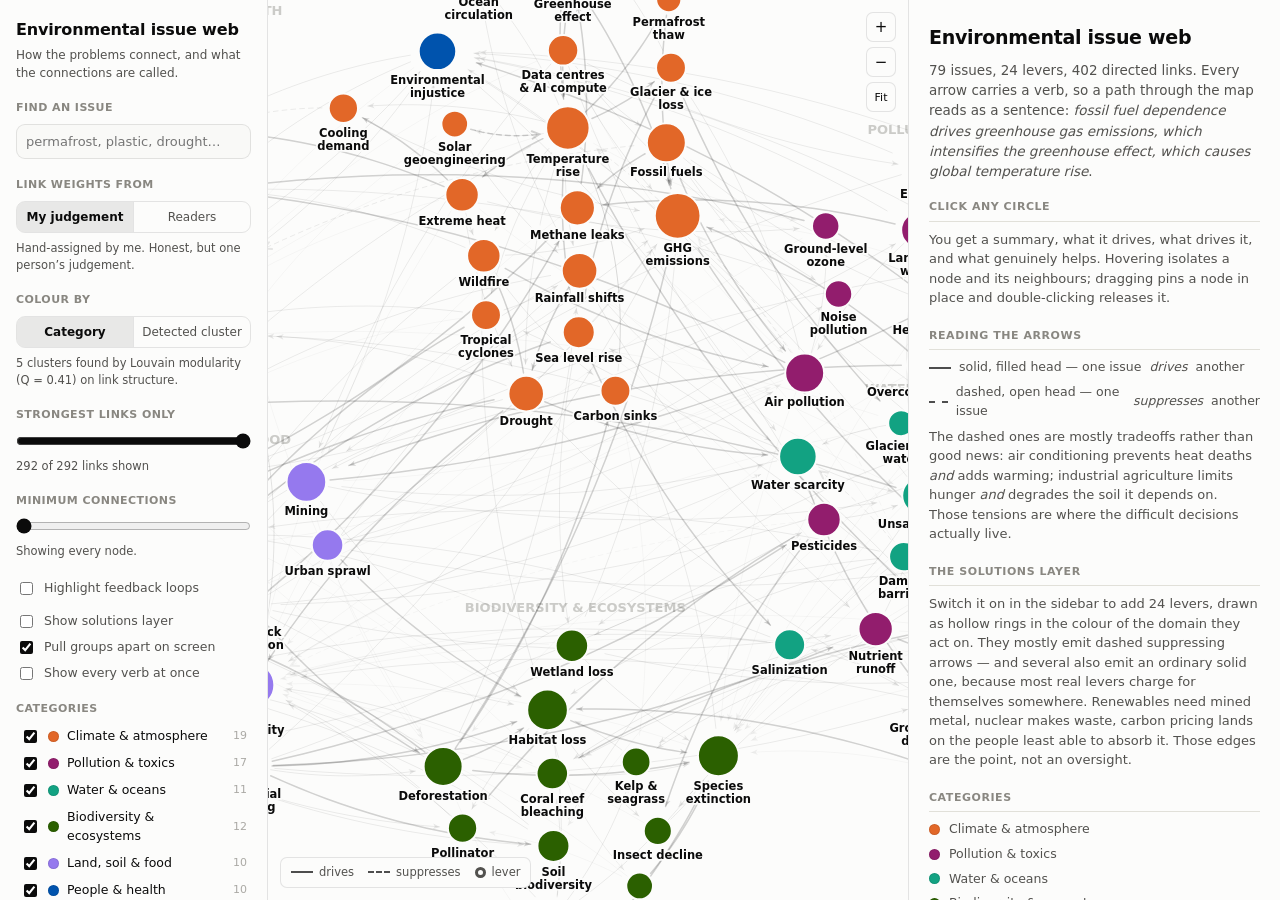
<file: index.html>
<!doctype html>
<html lang="en">
<head>
  <meta charset="utf-8">
  <meta name="viewport" content="width=device-width, initial-scale=1">
  <title>Environmental issue web</title>
  <link rel="stylesheet" href="styles.css">
</head>
<body>
<div class="app">

  <aside class="sidebar">
    <header class="brand">
      <h1>Environmental issue web</h1>
      <p class="tagline">How the problems connect, and what the connections are called.</p>
    </header>

    <div class="control">
      <label class="control-label" for="search">Find an issue</label>
      <div class="search-wrap">
        <input id="search" type="search" placeholder="permafrost, plastic, drought…" autocomplete="off" spellcheck="false">
        <ul id="search-results" class="search-results" hidden></ul>
      </div>
    </div>

    <div class="control">
      <span class="control-label">Link weights from</span>
      <div class="segmented" role="radiogroup" aria-label="Weight source">
        <button class="seg active" data-weights="editorial" role="radio" aria-checked="true">My judgement</button>
        <button class="seg" data-weights="readers" role="radio" aria-checked="false">Readers</button>
      </div>
      <p id="weights-note" class="control-hint"></p>
    </div>

    <div class="control">
      <span class="control-label">Colour by</span>
      <div class="segmented" role="radiogroup" aria-label="Colour by">
        <button class="seg active" data-colour="cat" role="radio" aria-checked="true">Category</button>
        <button class="seg" data-colour="cluster" role="radio" aria-checked="false">Detected cluster</button>
      </div>
      <p id="cluster-note" class="control-hint"></p>
    </div>

    <div class="control">
      <label class="control-label" for="slider-links">Strongest links only</label>
      <input type="range" id="slider-links" min="5" max="100" step="5" value="100">
      <p id="links-note" class="control-hint"></p>
    </div>

    <div class="control">
      <label class="control-label" for="slider-degree">Minimum connections</label>
      <input type="range" id="slider-degree" min="0" max="10" step="1" value="0">
      <p id="degree-note" class="control-hint"></p>
    </div>

    <div class="control">
      <label class="check"><input type="checkbox" id="opt-loops"> Highlight feedback loops</label>
      <p id="loop-note" class="control-hint"></p>
      <label class="check"><input type="checkbox" id="opt-solutions"> Show solutions layer</label>
      <label class="check"><input type="checkbox" id="opt-group" checked> Pull groups apart on screen</label>
      <label class="check"><input type="checkbox" id="opt-verbs"> Show every verb at once</label>
    </div>

    <div class="control">
      <span class="control-label" id="legend-title">Categories</span>
      <ul class="legend" id="legend"></ul>
    </div>

    <div class="control">
      <label class="control-label" for="place">Assess for a place</label>
      <select id="place">
        <option value="">— none —</option>
        <option value="__custom__">Describe my area…</option>
      </select>
      <button type="button" id="map-toggle" class="linkish" aria-haspopup="dialog">
        Pick on a map
      </button>
      <label class="check" id="local-focus-wrap" hidden>
        <input type="checkbox" id="opt-local-focus"> Local focus — fade what does not feed this place
      </label>
      <fieldset id="custom-profile" class="custom" hidden>
        <legend>My area</legend>
        <label class="control-label" for="custom-income">Income group</label>
        <select id="custom-income"></select>
        <span class="control-label">Geography</span>
        <div id="custom-flags" class="flag-grid"></div>
      </fieldset>
      <div id="local-top" class="local-top"></div>
    </div>

    <footer class="sidebar-foot">
      <button class="btn" id="btn-table">Table view</button>
      <button class="btn" id="btn-theme" title="Switch theme">Theme: auto</button>
    </footer>
  </aside>

  <main class="stage">
    <canvas id="graph" aria-label="Network of environmental issues. Use the table view for a non-visual equivalent."></canvas>
    <div class="stage-tools">
      <button class="tool" id="btn-zoom-in" title="Zoom in" aria-label="Zoom in">+</button>
      <button class="tool" id="btn-zoom-out" title="Zoom out" aria-label="Zoom out">−</button>
      <button class="tool wide" id="btn-fit" title="Fit everything in view">Fit</button>
    </div>
    <div class="stage-key">
      <span><span class="key-line solid"></span>drives</span>
      <span><span class="key-line dashed"></span>suppresses</span>
      <span id="key-lever" hidden><span class="key-ring"></span>lever</span>
    </div>
  </main>

  <aside class="detail" id="detail" tabindex="-1"></aside>
</div>

<div id="map-overlay" class="map-overlay" hidden role="dialog" aria-modal="true"
     aria-labelledby="map-overlay-title">
  <div class="map-overlay-box">
    <header class="map-overlay-head">
      <h2 id="map-overlay-title">Pick a place</h2>
      <button type="button" id="map-close" class="btn" aria-label="Close map">Close</button>
    </header>
    <div id="map-panel" class="map-panel"></div>
  </div>
</div>

<script src="data/schema.js"></script>
<script src="data/nodes-a.js"></script>
<script src="data/nodes-b.js"></script>
<script src="data/nodes-c.js"></script>
<script src="data/solutions.js"></script>
<script src="data/links.js"></script>
<script src="data/links-c.js"></script>
<script src="data/keywords.js"></script>
<script src="data/weights-clickstream.js"></script>
<script src="data/regions.js"></script>
<script src="data/world.js"></script>
<script src="src/cluster.js"></script>
<script src="src/loops.js"></script>
<script src="src/layout.js"></script>
<script src="src/graph.js"></script>
<script src="src/locale.js"></script>
<script src="src/map.js"></script>
<script src="src/panel.js"></script>
<script src="src/app.js"></script>
</body>
</html>
</file>
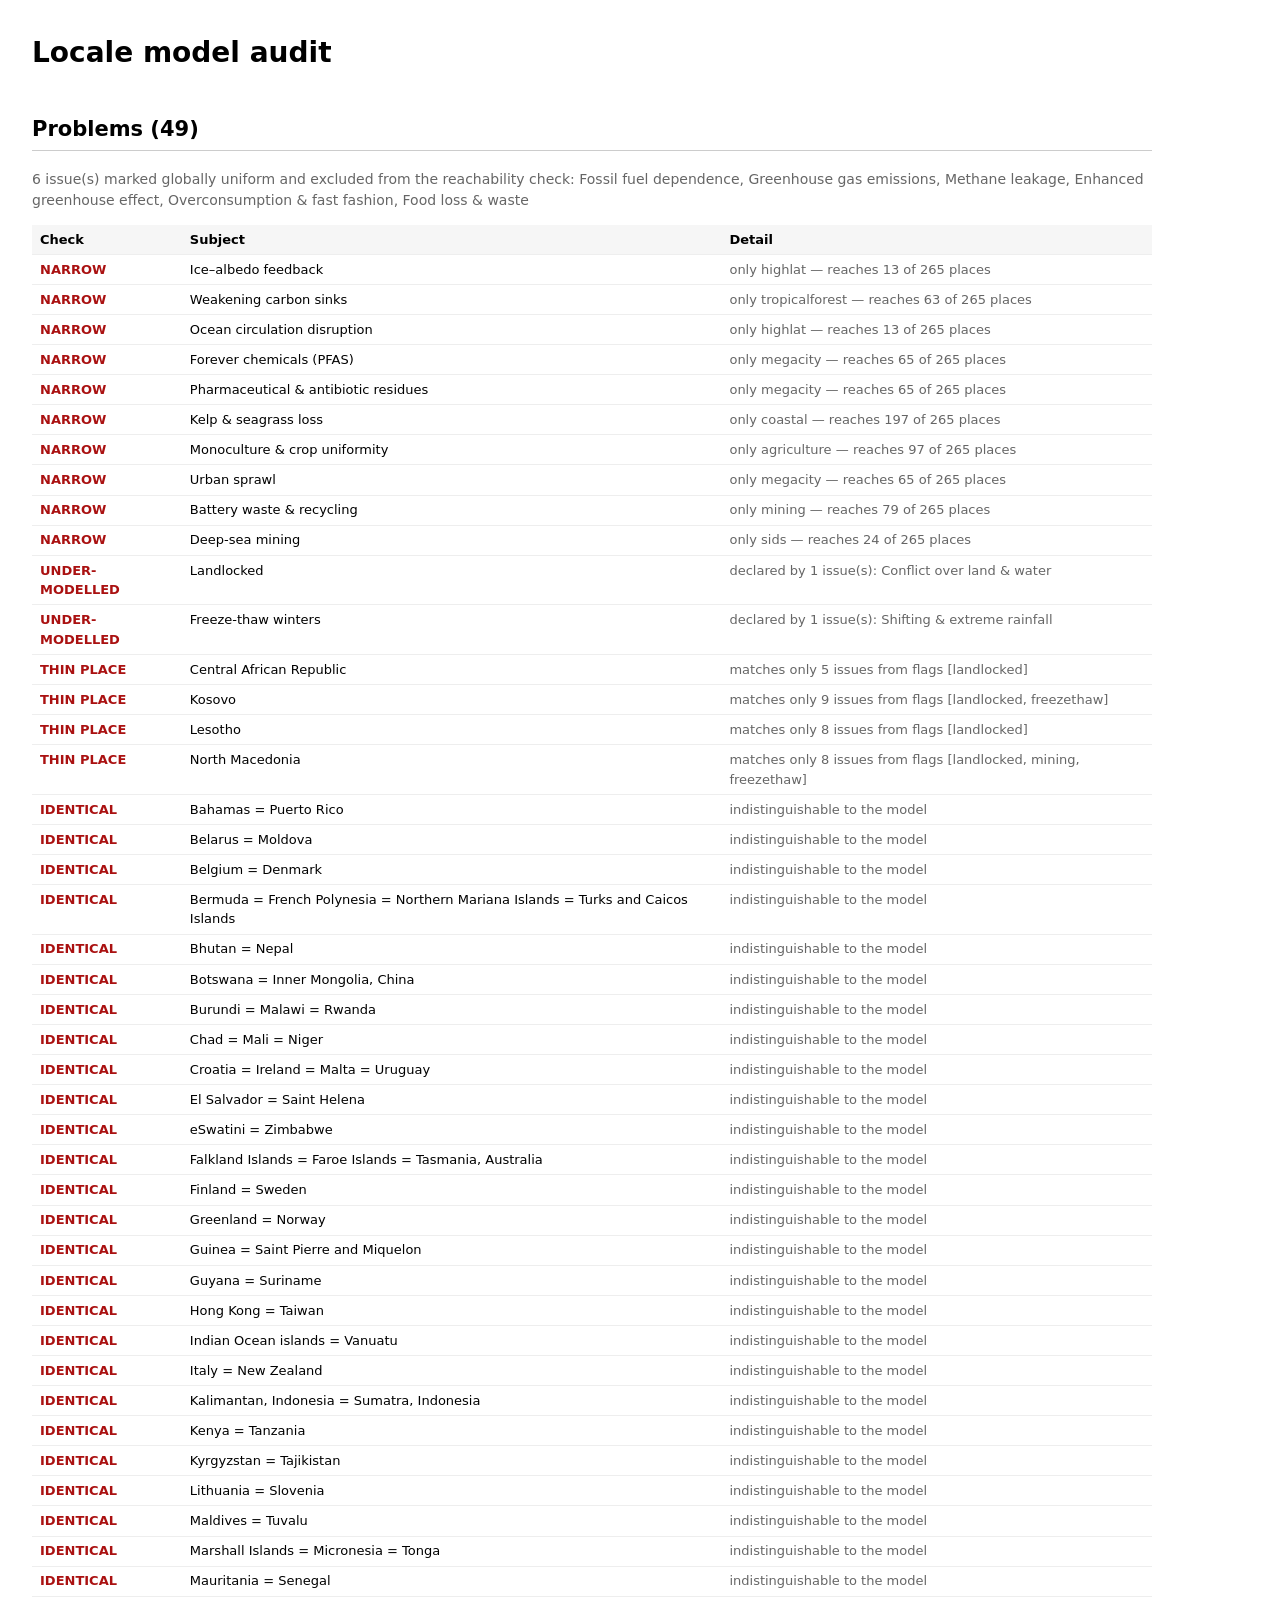
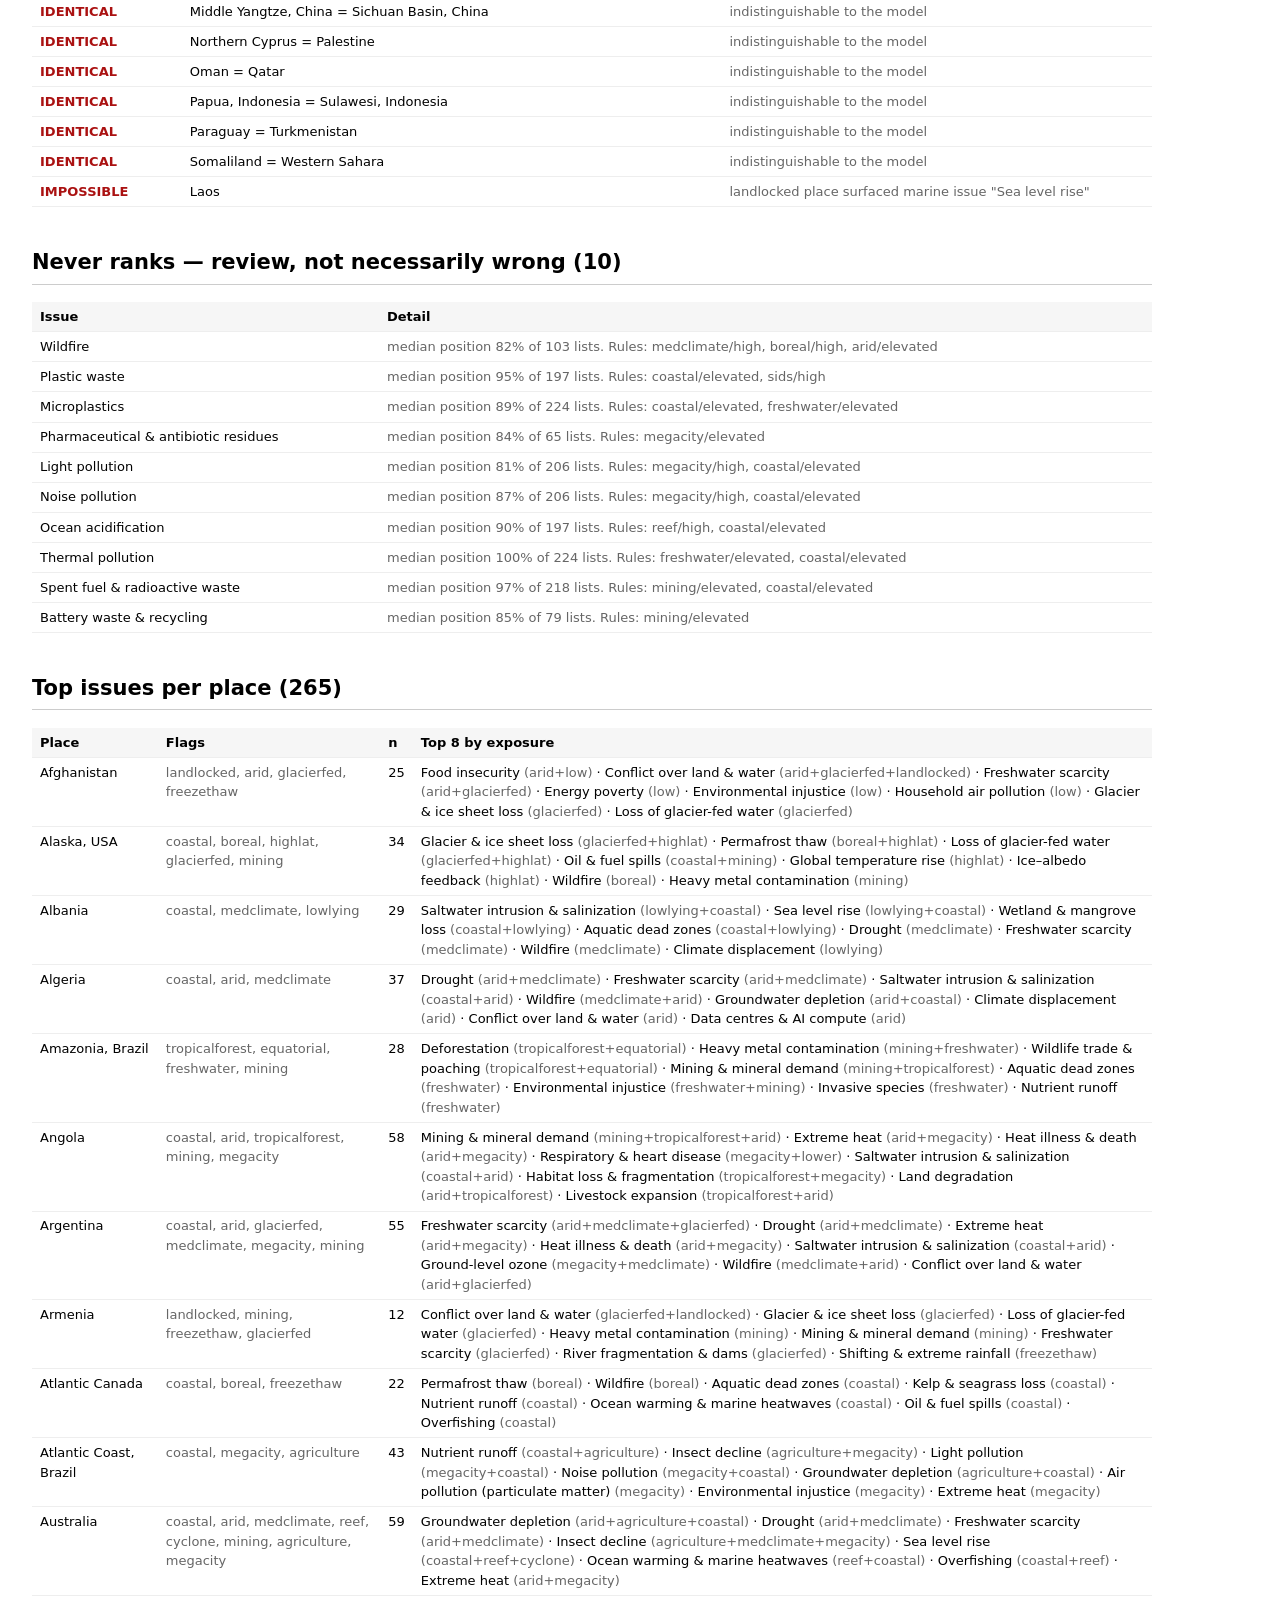
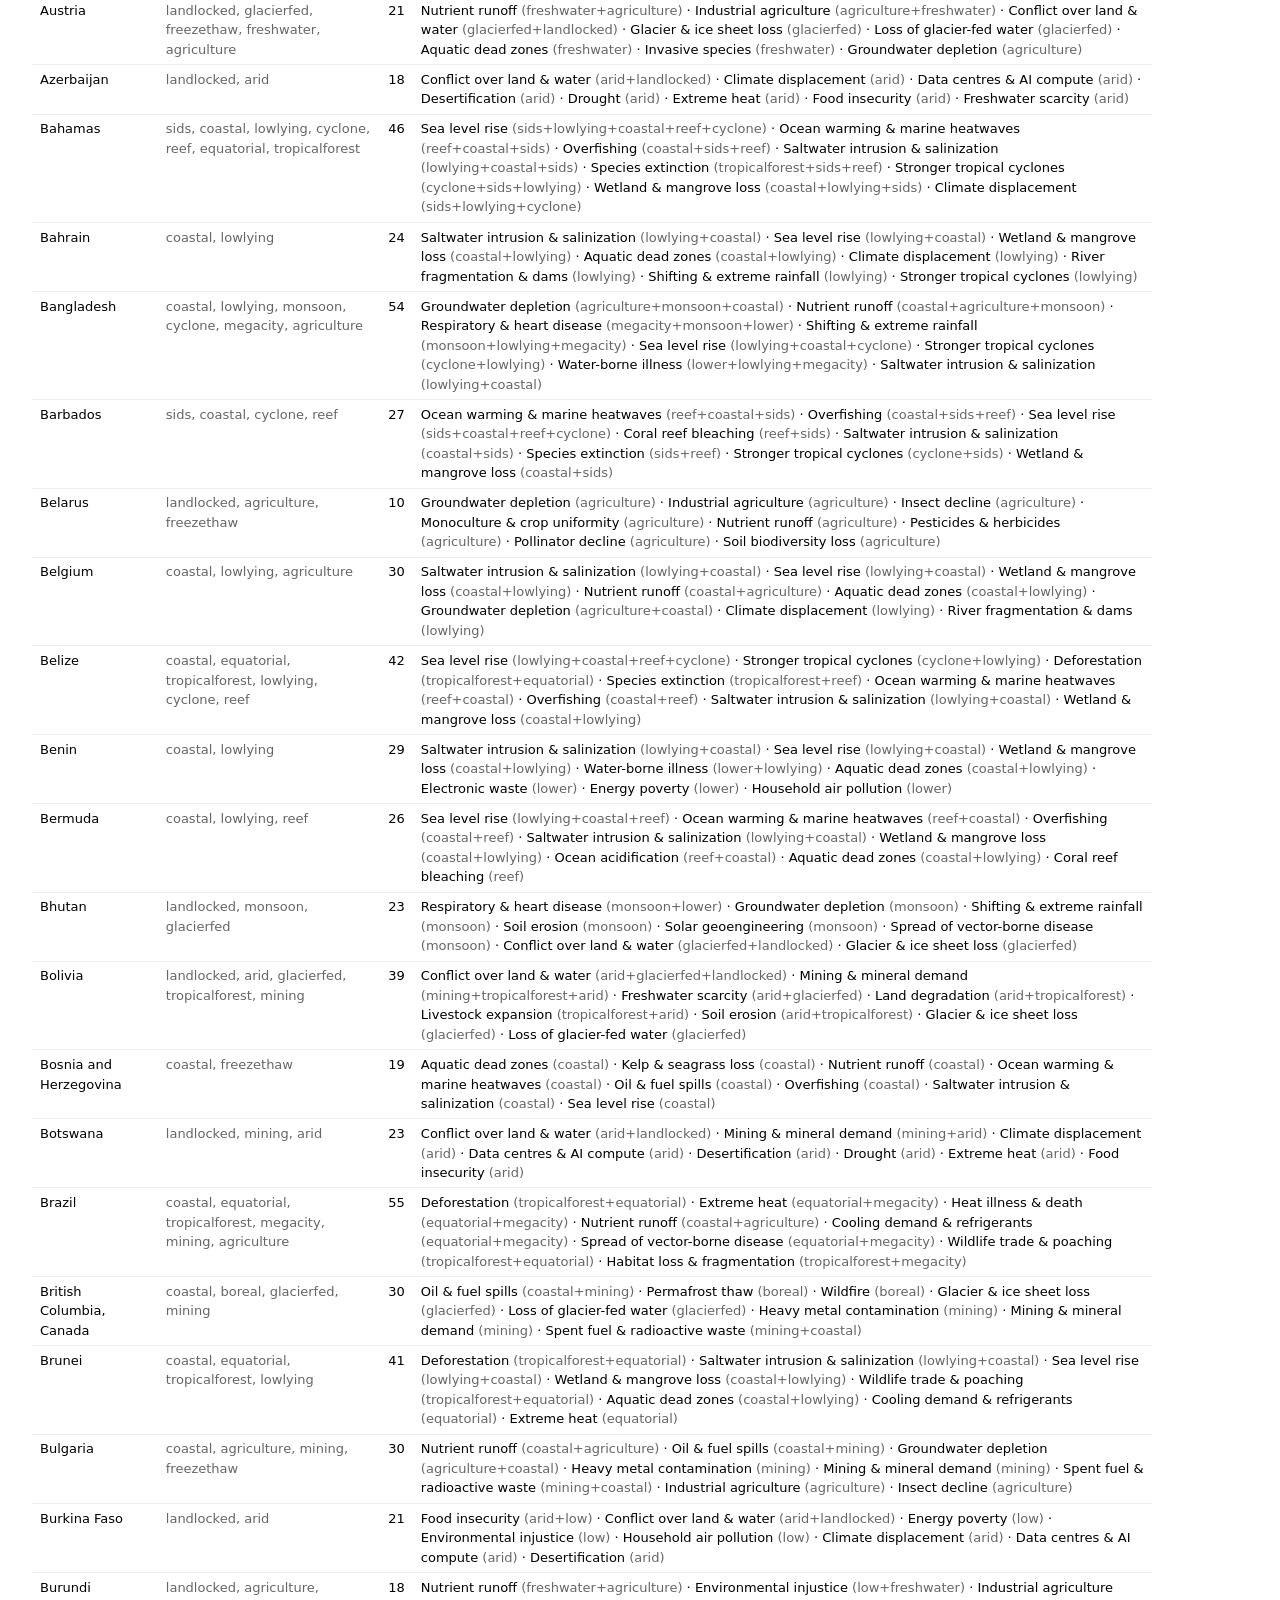
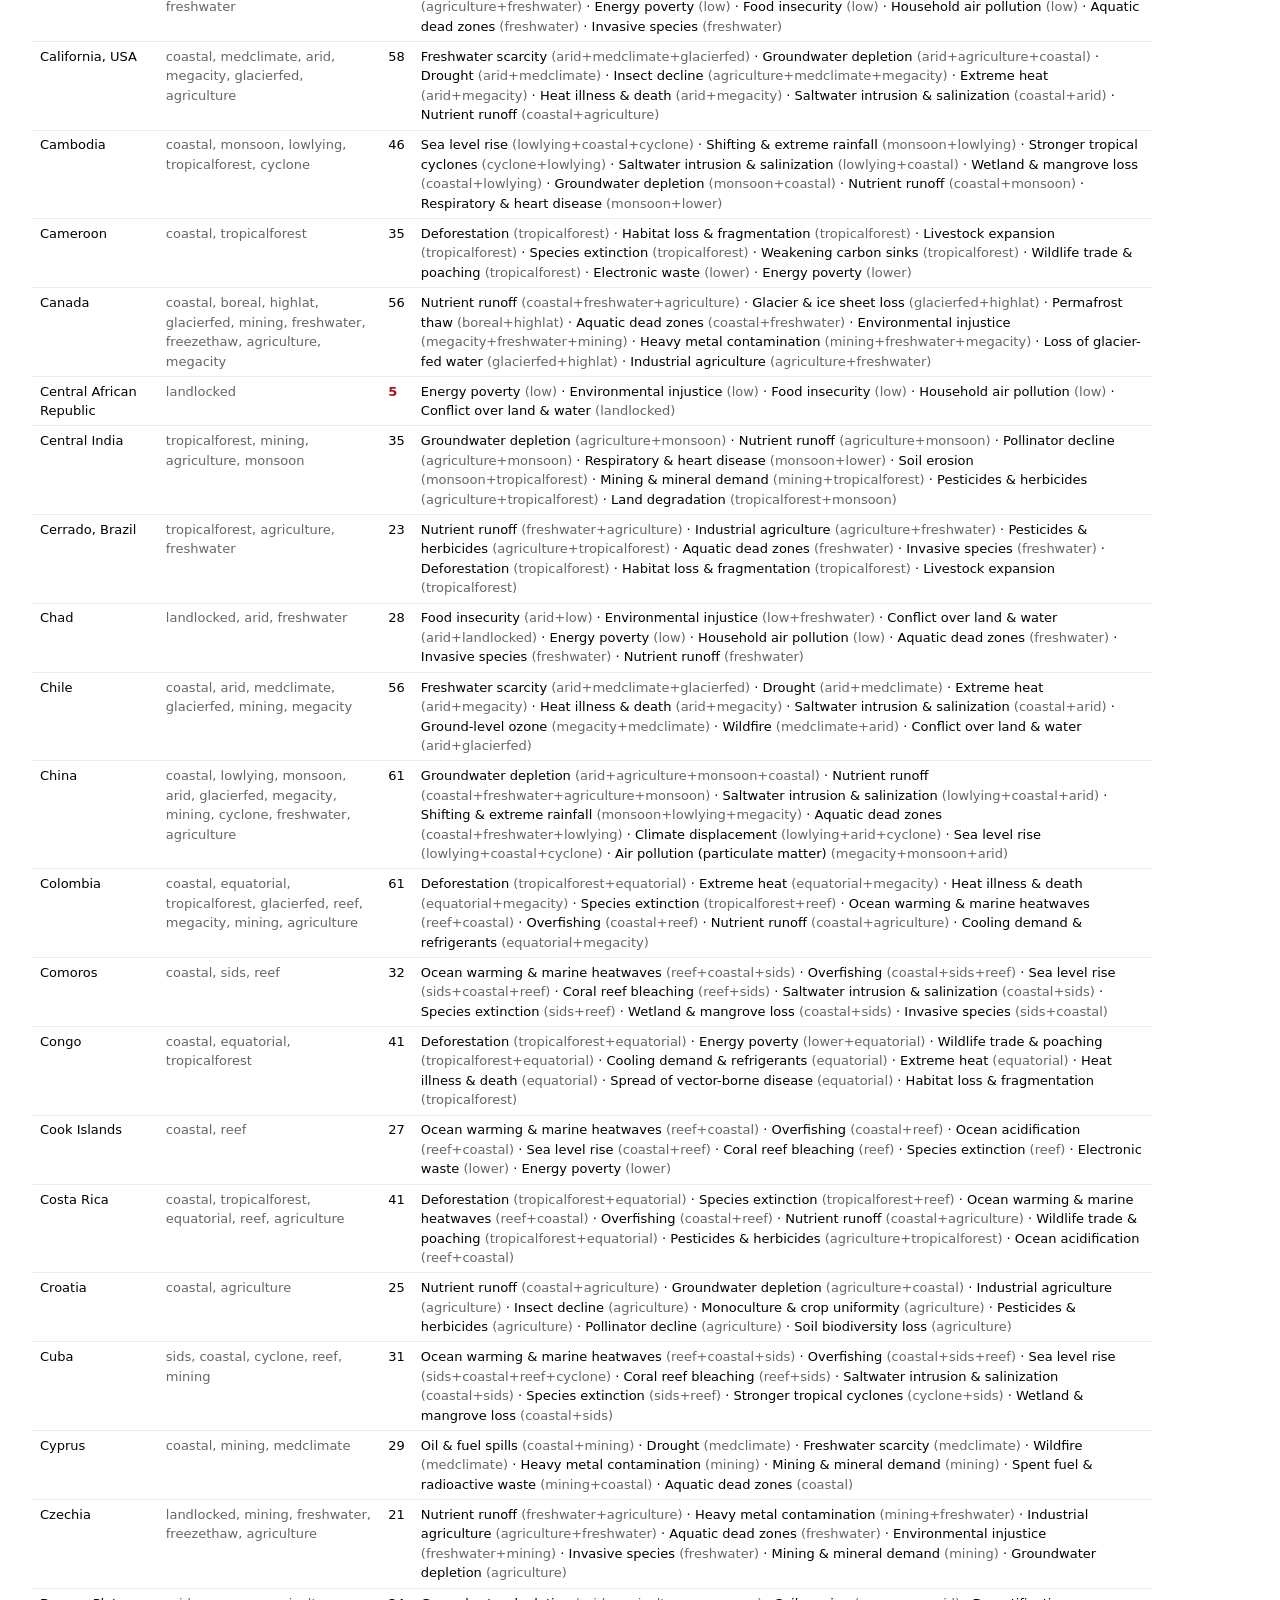
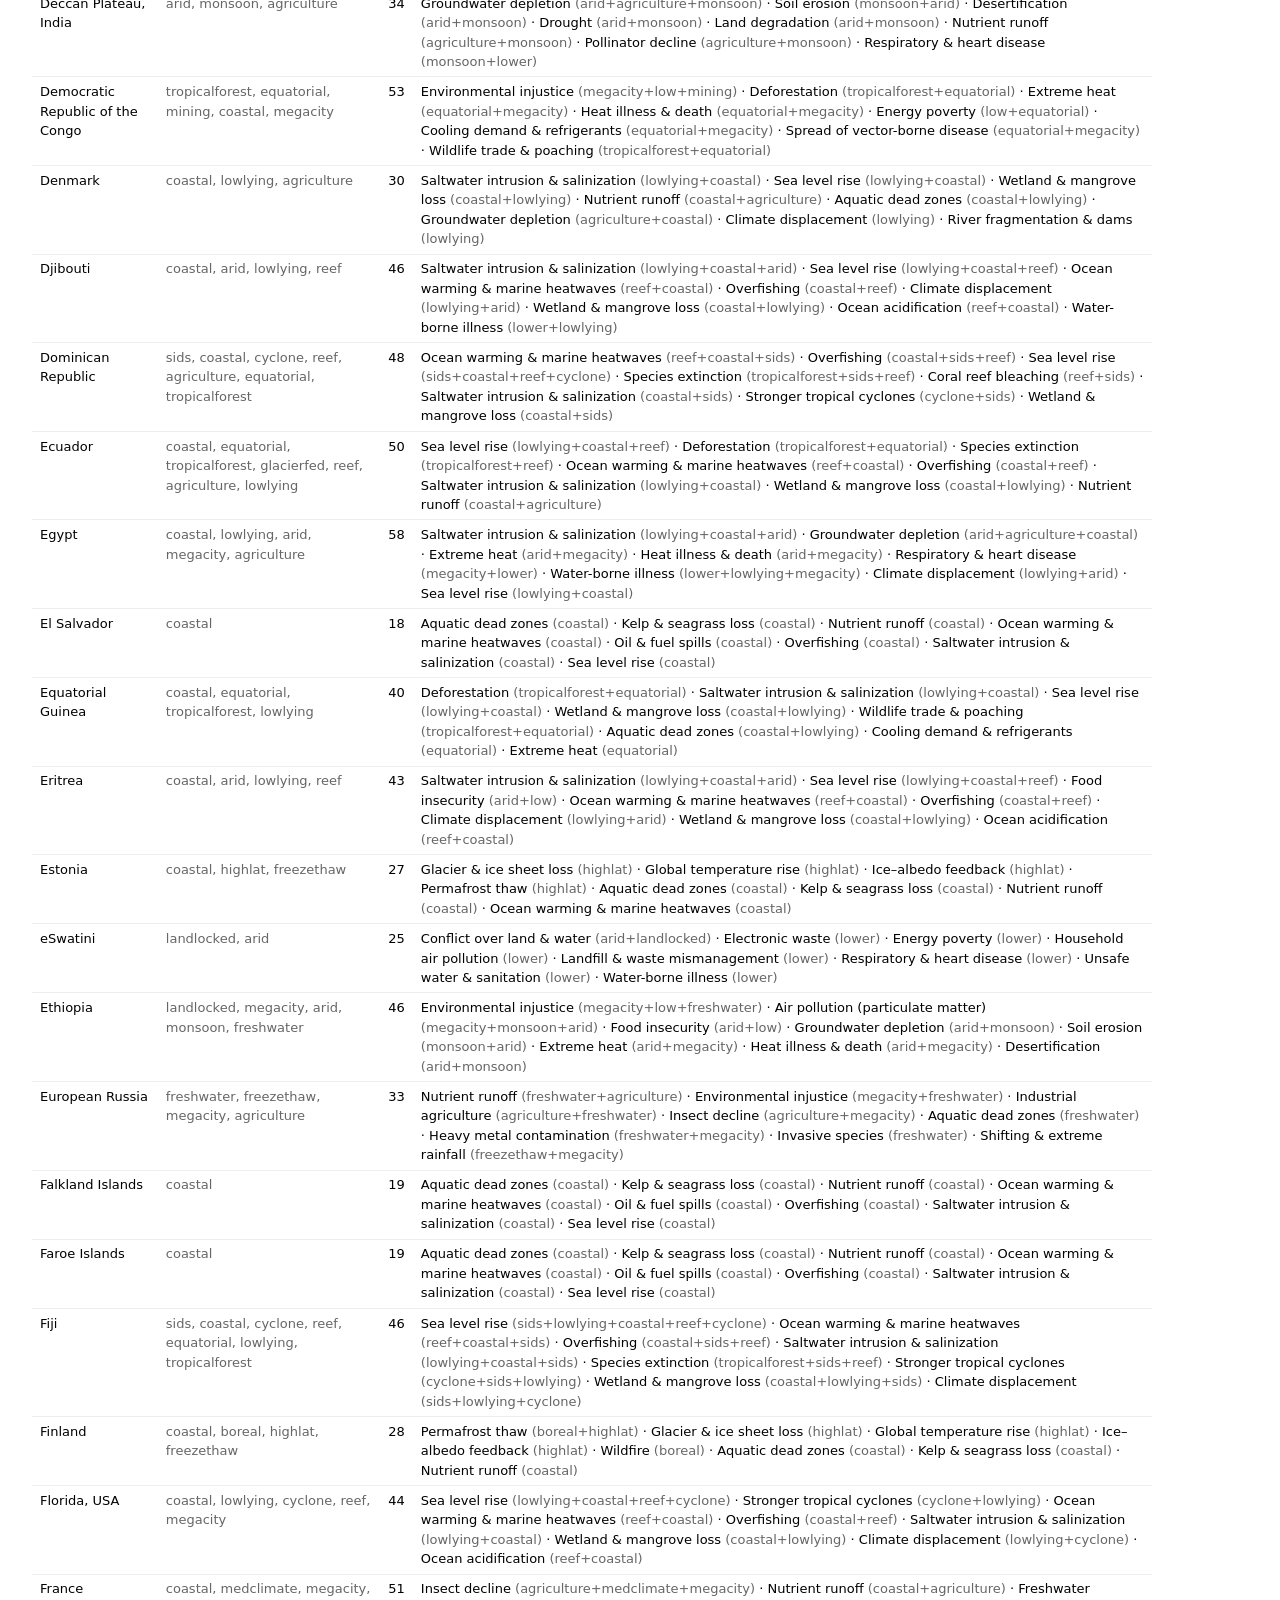
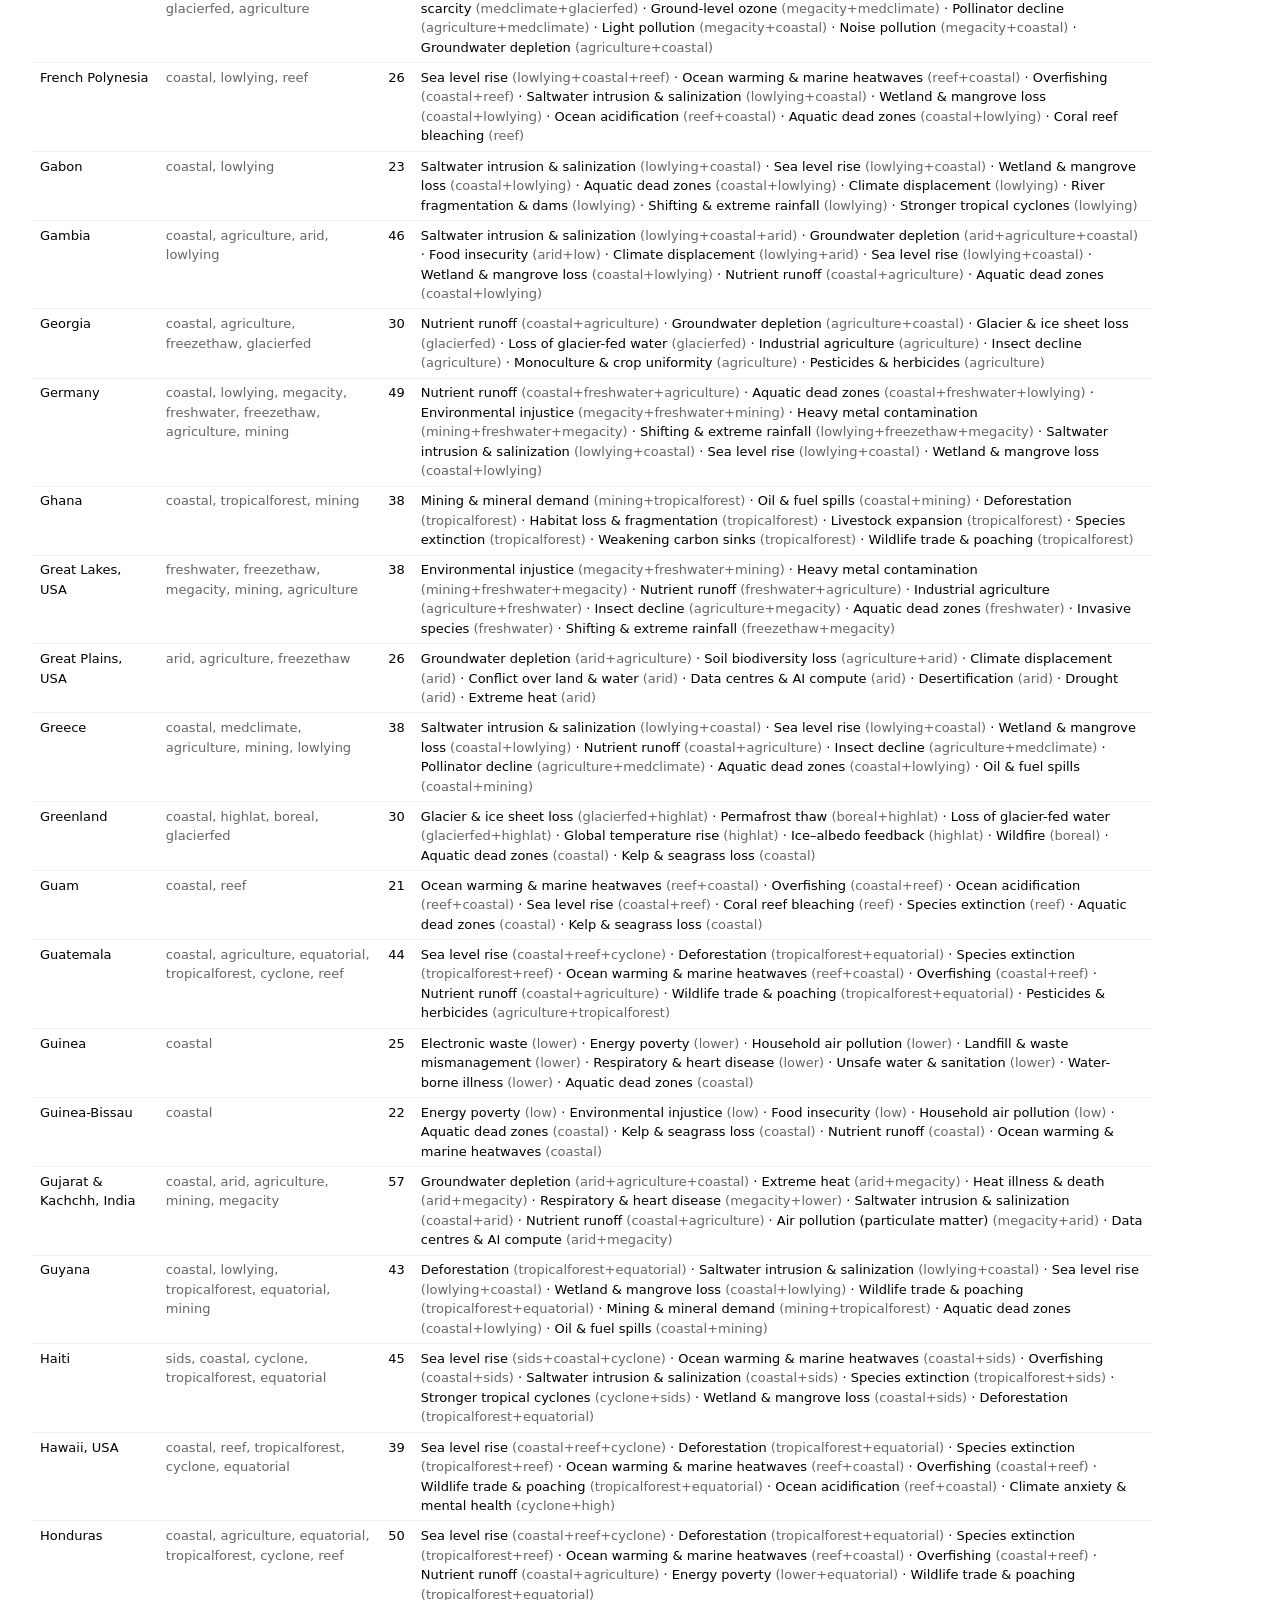
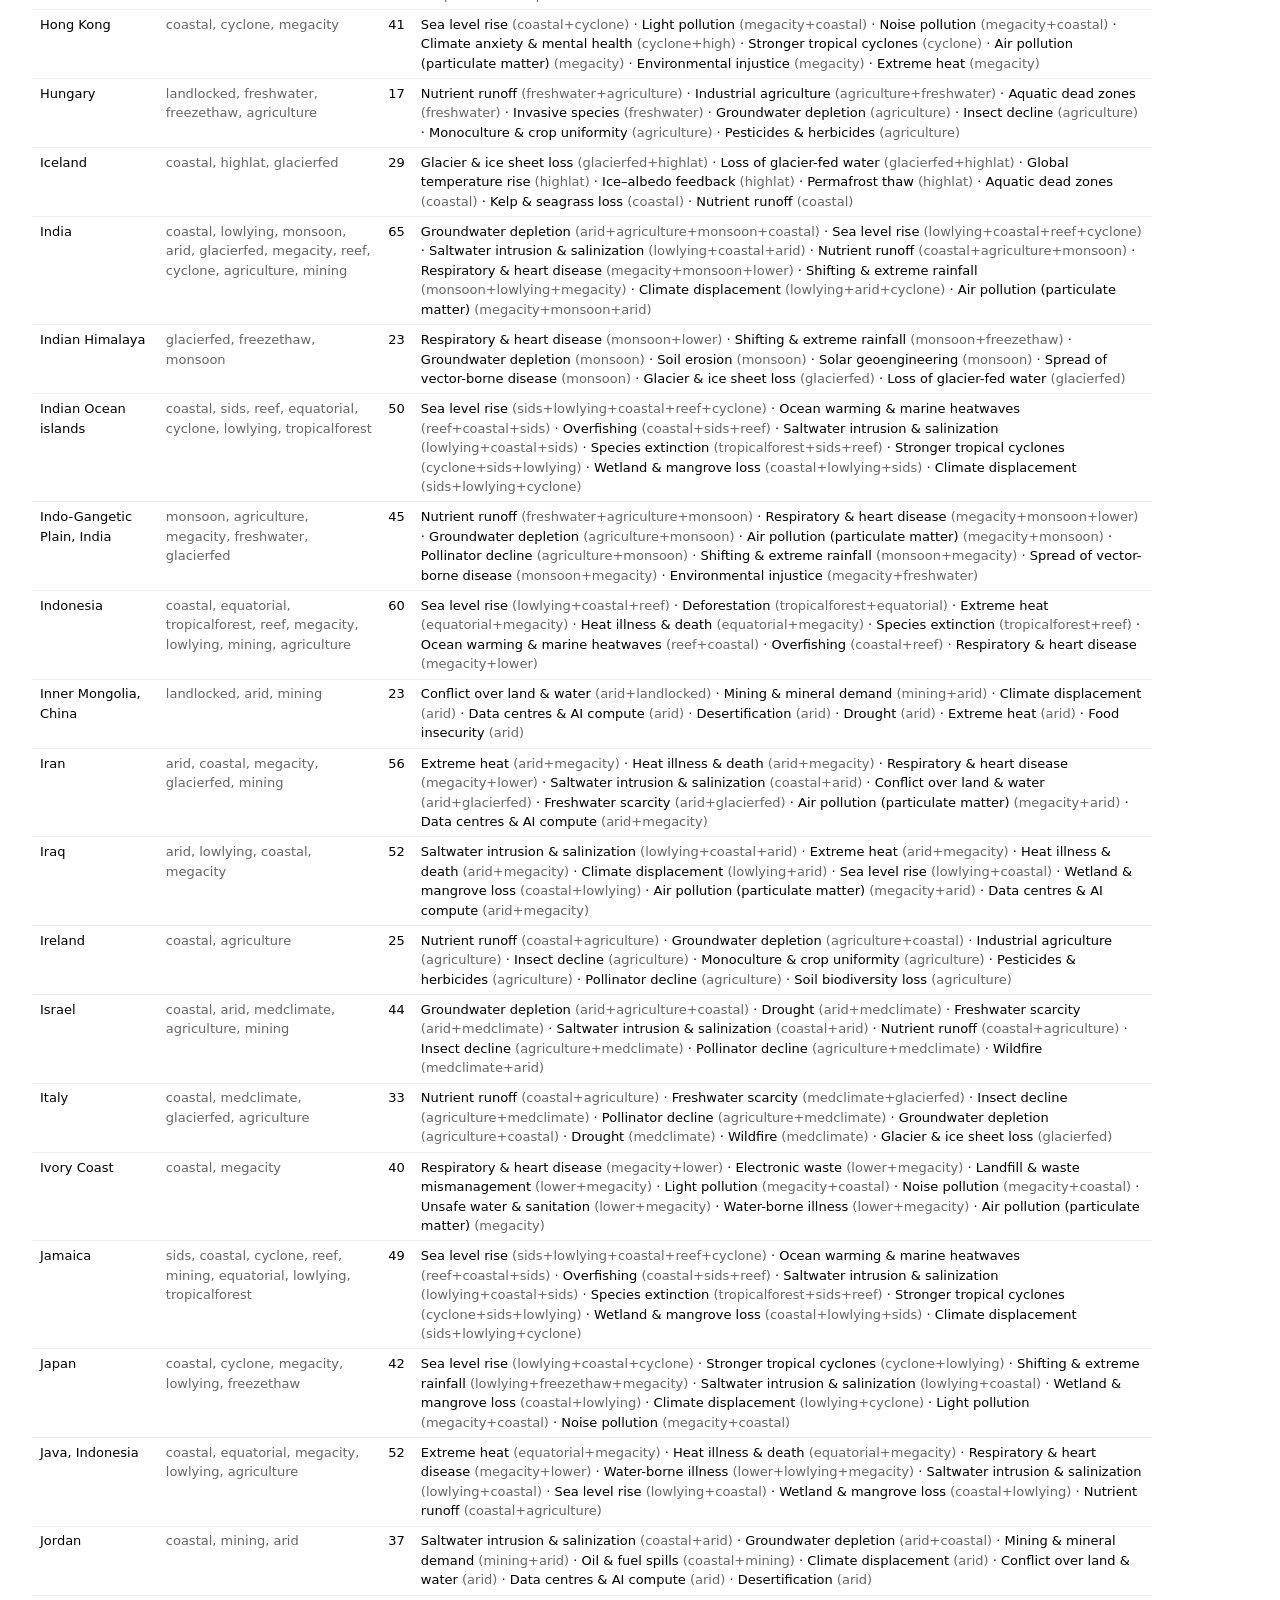
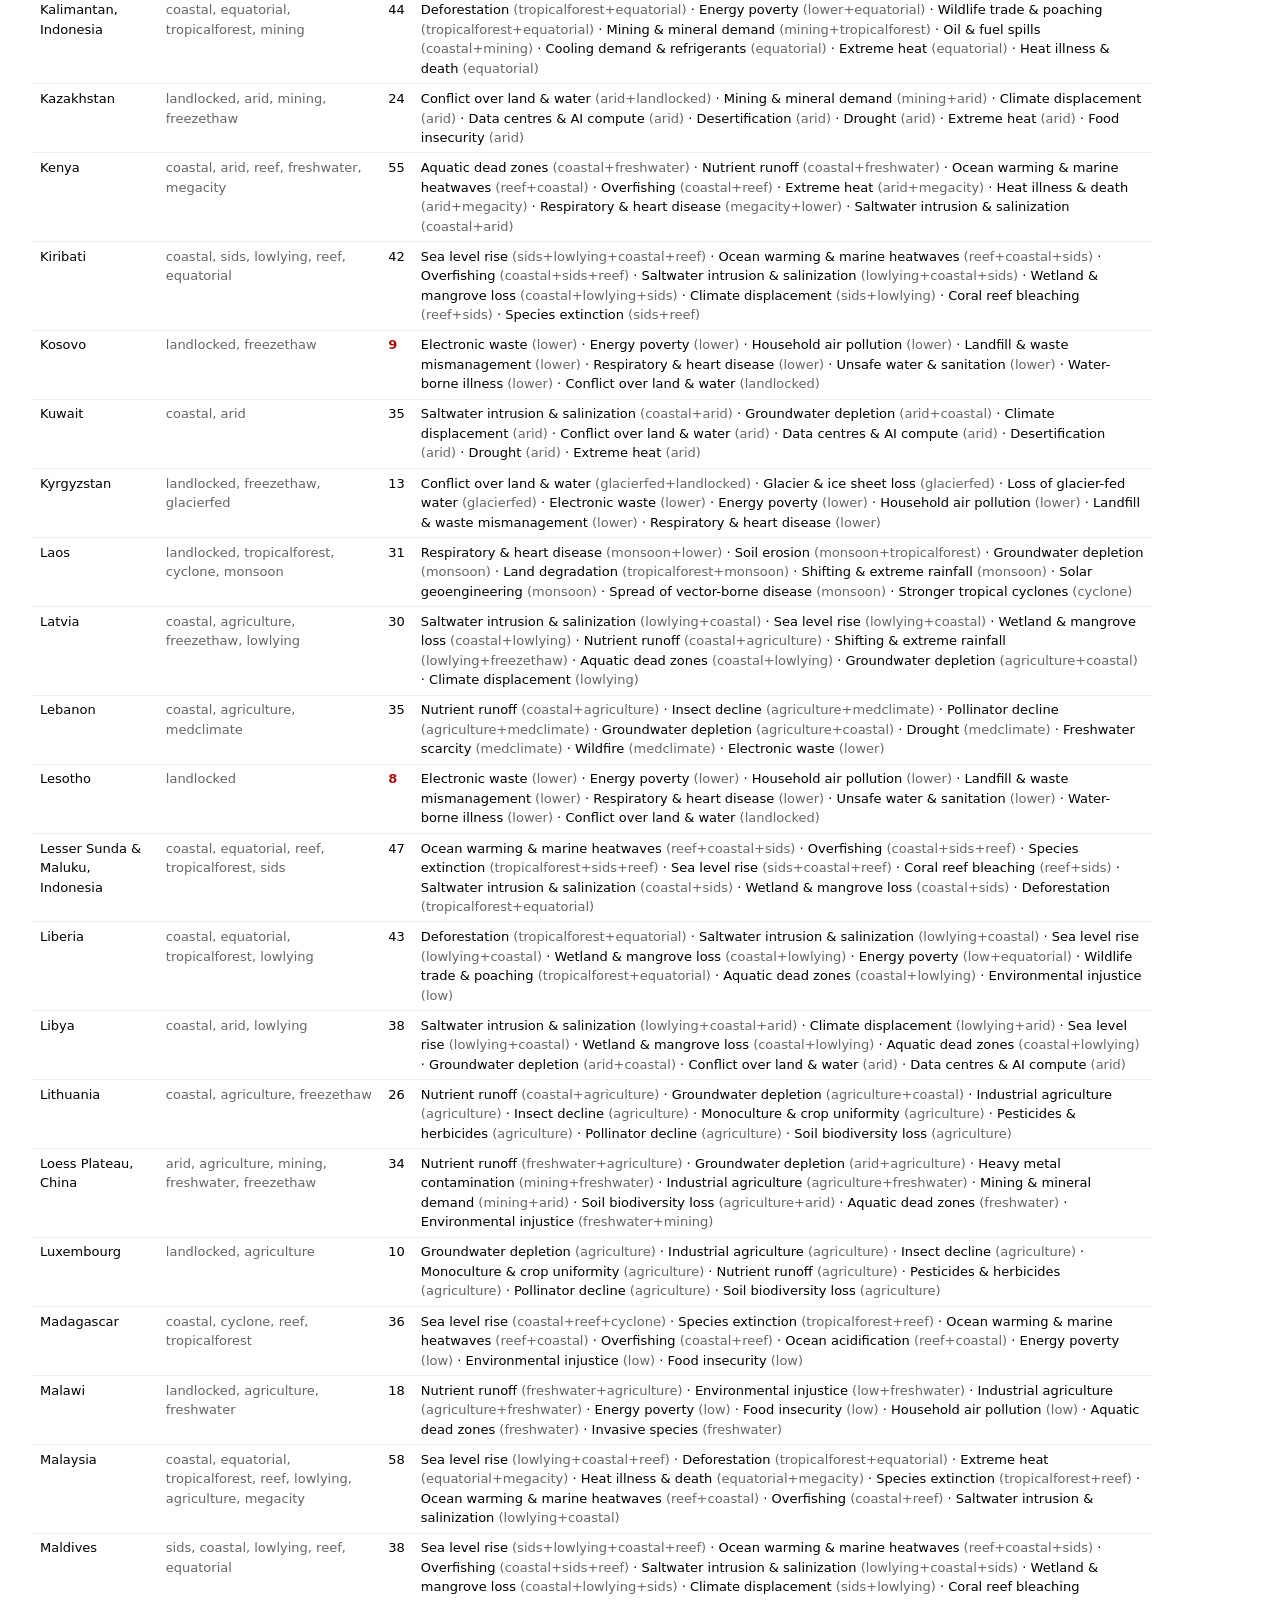
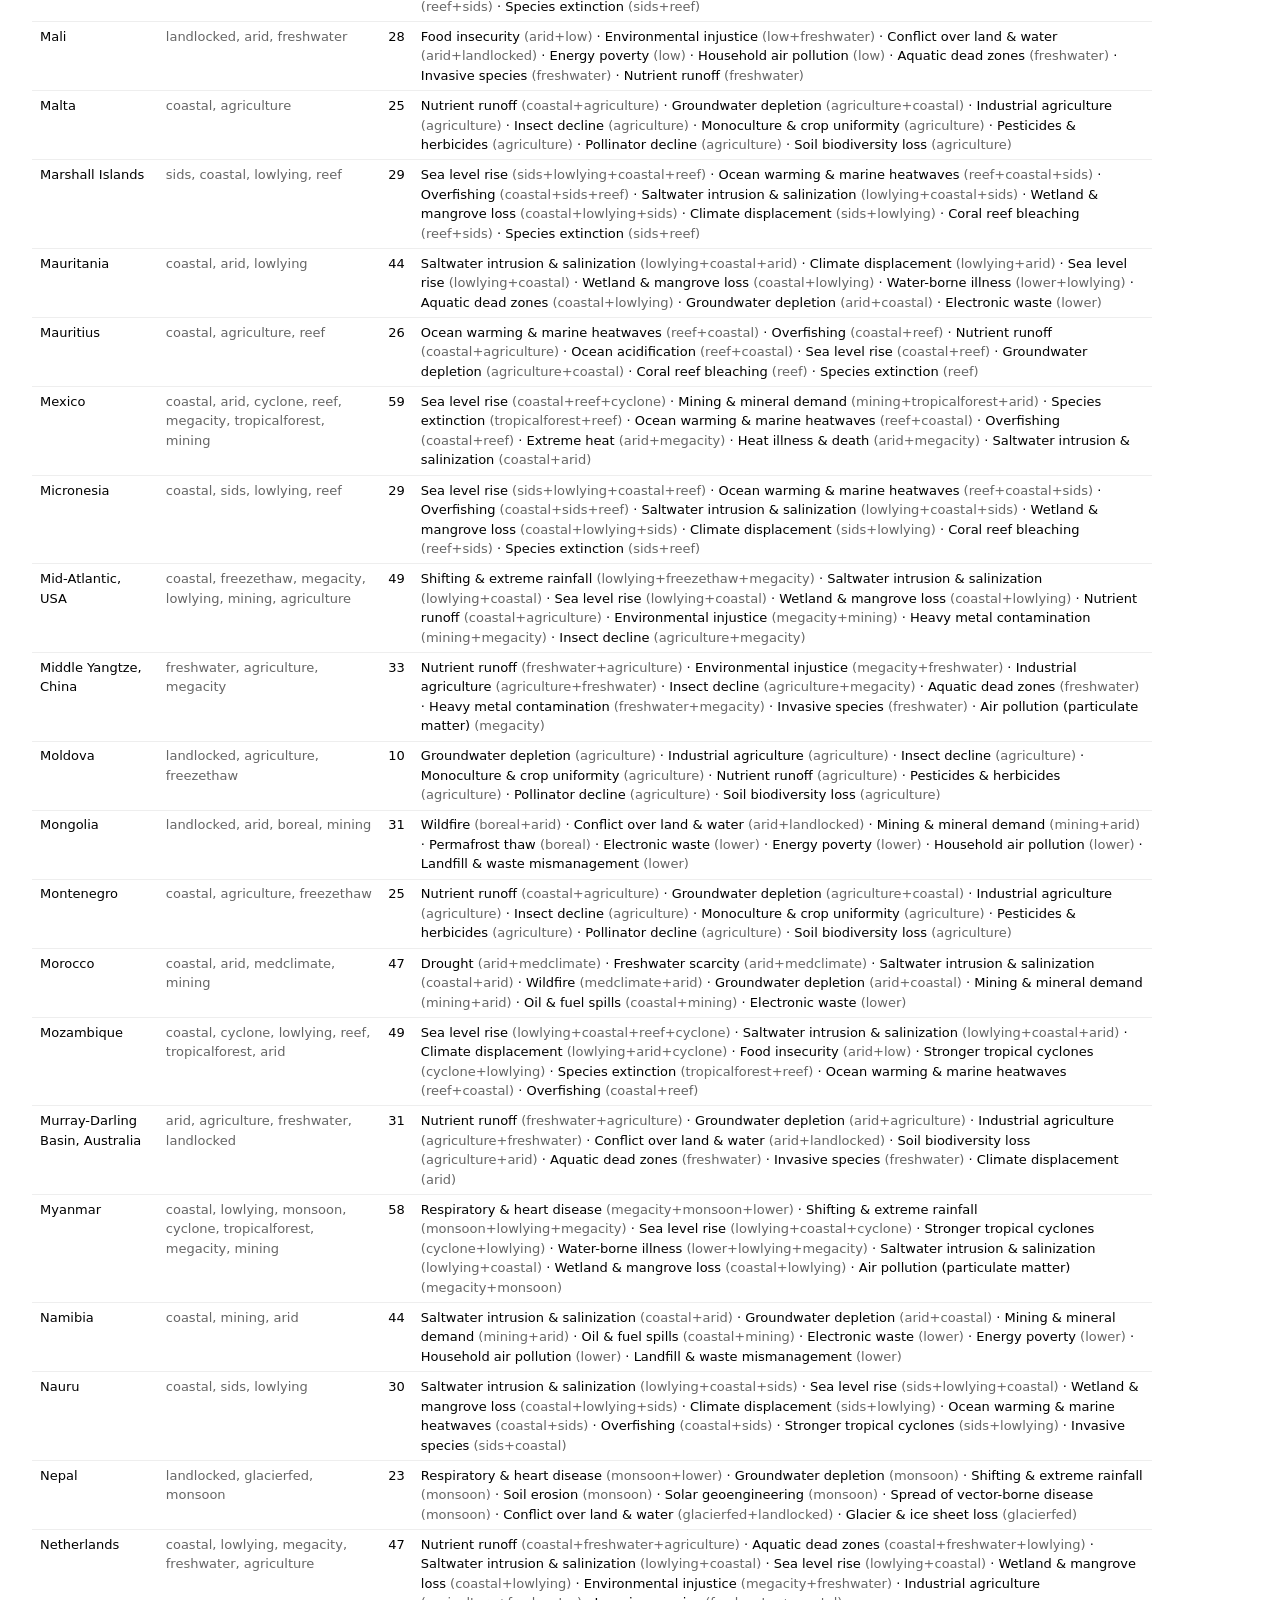
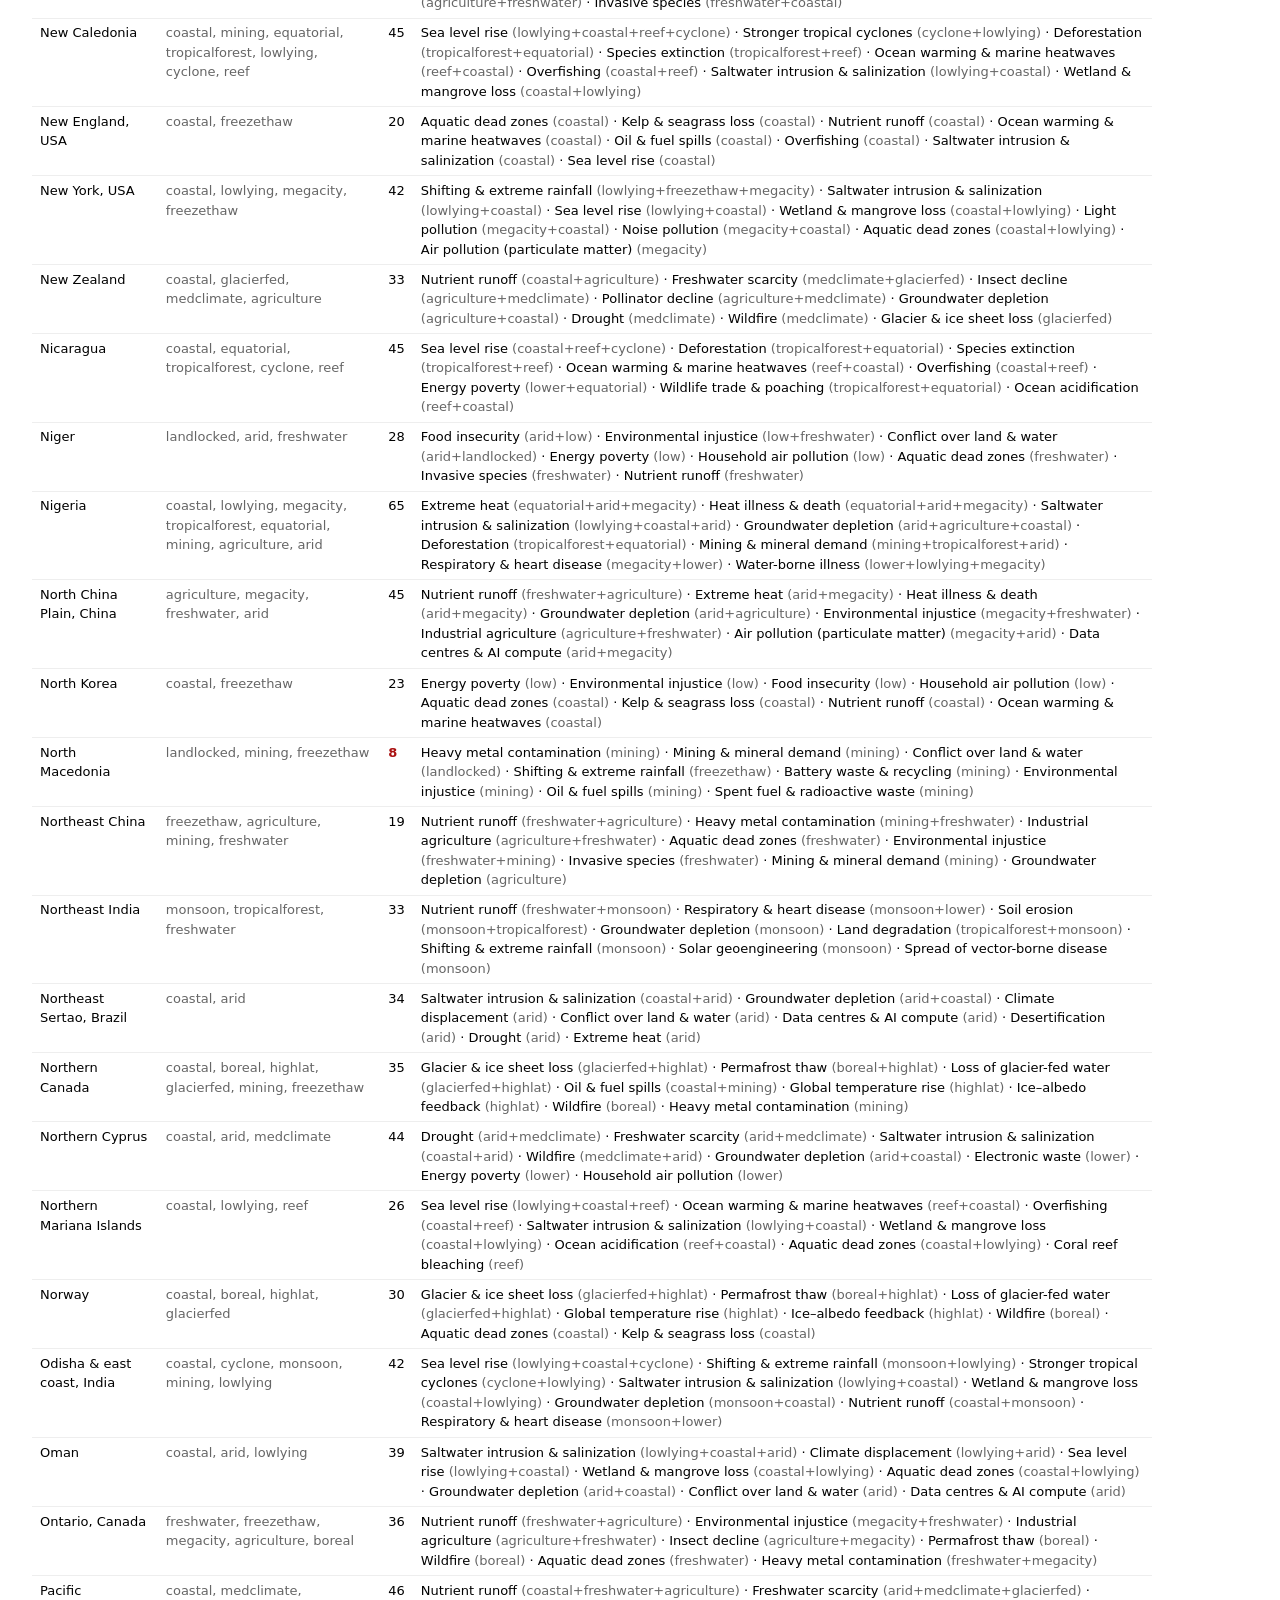
<file: tools/locale-audit.html>
<!doctype html>
<meta charset="utf-8">
<title>Locale model audit</title>
<!--
  Ranks every issue for every place using the app's own ECO_LOCALE.assess, and flags
  the shapes that mean a rule is wrong rather than merely coarse.

  It loads src/locale.js rather than reimplementing the scoring, for the same reason
  tools/linkdata.py exists: a second copy of the logic drifts, and then the audit
  blesses exactly the output the app gets wrong. Open it from the served root
  (http://localhost:4186/tools/locale-audit.html) so the relative paths resolve.

  What each check is for:

  UNREACHABLE   an issue with no exposure rules can never surface for anyone. It is
                invisible in the locale panel no matter where the user says they are.
  NARROW        an issue reachable from only one flag is a guess about geography, not
                a rule -- `pesticides` pointing only at tropicalforest meant no
                temperate farming region ever saw it.
  THIN PLACE    a place matching very few issues usually means its flags are wrong or
                missing, not that it has no environmental problems.
  IDENTICAL     two places with identical output are indistinguishable to the model.
                Fine for Tuvalu and Kiribati; a bug for Ireland and Uruguay.
  UNDER-MODELLED a flag almost no issue declares does nothing for the places carrying
                it, so those places fall back to whatever else they happen to have.
  IMPOSSIBLE    a marine issue surfacing for a landlocked place would mean the rules
                engine is not doing what it claims. Structurally it cannot happen;
                the check exists so that stays true.
-->
<style>
  body { font: 14px/1.5 system-ui, sans-serif; margin: 2rem; max-width: 70rem; }
  h2 { margin-top: 2.5rem; border-bottom: 1px solid #ccc; padding-bottom: .3rem; }
  table { border-collapse: collapse; width: 100%; margin-top: .5rem; }
  td, th { border-bottom: 1px solid #eee; padding: .3rem .5rem; text-align: left;
           vertical-align: top; font-size: 13px; }
  th { background: #f6f6f6; }
  .bad { color: #a11; font-weight: 600; }
  .ok { color: #161; }
  .muted { color: #666; }
  code { background: #f2f2f2; padding: 0 .25rem; border-radius: 3px; }
  #out { white-space: normal; }
</style>
<h1>Locale model audit</h1>
<div id="out">Loading…</div>

<script src="../data/schema.js"></script>
<script src="../data/nodes-a.js"></script>
<script src="../data/nodes-b.js"></script>
<script src="../data/nodes-c.js"></script>
<script src="../data/solutions.js"></script>
<script src="../data/links.js"></script>
<script src="../data/links-c.js"></script>
<script src="../data/keywords.js"></script>
<script src="../data/regions.js"></script>
<script src="../src/locale.js"></script>
<script>
(function () {
  const R = window.ECO_REGIONS;
  const L = window.ECO_LOCALE;
  const issues = window.ECO.nodes.filter(n => n.kind === 'issue');
  const links = window.ECO.links;
  const esc = s => String(s).replace(/[&<>]/g, c => ({ '&': '&amp;', '<': '&lt;', '>': '&gt;' }[c]));

  const THIN_PLACE = 10;      // issues; below this a place is telling us its flags are wrong
  const NARROW_ISSUE = 1;     // exposure rules; at or below this the rule is a guess
  const UNDER_MODELLED = 2;   // issues declaring a flag

  /* Issues that require a sea to be next to. Deliberately excludes oil-spills, which
     the first run flagged for Bolivia, Mongolia and the Ruhr: that node covers inland
     pipeline and fuel spills too and legitimately declares `mining`. The check found
     a real bug on its first run -- coral-bleaching declared `equatorial`, so landlocked
     DRC and Uganda surfaced reef bleaching at high exposure -- and one false positive
     of its own, which is this line. */
  const MARINE = ['coral-bleaching', 'kelp-seagrass-loss', 'overfishing', 'acidification',
                  'sea-level', 'deep-sea-mining'];

  const assessed = R.PLACES.map(p => {
    const a = L.assess(issues, links, p);
    return { place: p, exposed: a.exposed, key: a.exposed.map(r => r.node.id).join(',') };
  });

  const out = [];
  const problems = [];

  /* ── issue reachability ────────────────────────────────────────────────── */
  const ruleCount = {};
  issues.forEach(n => { ruleCount[n.id] = (n.local.exp || []).length; });
  const reach = {};
  issues.forEach(n => { reach[n.id] = 0; });
  assessed.forEach(a => a.exposed.forEach(r => { reach[r.node.id]++; }));

  /* `local.uniform` marks an issue whose exposure genuinely does not vary by place --
     the greenhouse effect is the same physics everywhere, and emissions are a global
     stock. Those legitimately have no exposure rules, and without the marker they were
     indistinguishable from an issue whose rules someone forgot to write. */
  const unreachable = issues.filter(n => ruleCount[n.id] === 0 && !n.local.uniform);
  const uniform = issues.filter(n => n.local.uniform);
  const narrow = issues.filter(n => ruleCount[n.id] > 0 && ruleCount[n.id] <= NARROW_ISSUE);

  unreachable.forEach(n => problems.push(['UNREACHABLE', n.label,
    'no exposure rules and not marked uniform — cannot surface for any place']));
  narrow.forEach(n => problems.push(['NARROW', n.label,
    'only ' + (n.local.exp || []).map(e => e[0]).join(', ')
    + ' — reaches ' + reach[n.id] + ' of ' + R.PLACES.length + ' places']));

  /* ── issues that surface everywhere and matter nowhere ─────────────────── */
  /* An issue whose median position is in the bottom fifth of every list it appears in
     is usually not unimportant -- it is mis-levelled. Exposure score is the sum of
     matched rules, 3 for `high` and 1.5 for `elevated`, so an issue that declares its
     main condition at `elevated` scores the floor wherever only that condition matches,
     and sinks below things that named the same flag `high`. Sea level rise sat in the
     93rd percentile that way: it declared `coastal` at `elevated`, level with light
     pollution, so for every coastal country without a delta it ranked near last. */
  const watchlist = [];
  const RANK_FLOOR = 0.80;
  const pos = {};
  assessed.forEach(a => a.exposed.forEach((r, i) => {
    (pos[r.node.id] = pos[r.node.id] || []).push((i + 1) / a.exposed.length);
  }));
  issues.forEach(n => {
    const v = (pos[n.id] || []).slice().sort((x, y) => x - y);
    if (v.length < 6) return;
    const med = v[Math.floor(v.length / 2)];
    if (med < RANK_FLOOR) return;
    const rules = (n.local.exp || []).map(e => e[0] + '/' + e[1]).join(', ');
    watchlist.push([n.label,
      `median position ${(med * 100).toFixed(0)}% of ${v.length} lists. `
      + `Rules: ${rules}`]);
  });

  /* ── flags almost nothing declares ─────────────────────────────────────── */
  const declaredBy = {};
  Object.keys(R.FLAGS).forEach(f => { declaredBy[f] = []; });
  issues.forEach(n => (n.local.exp || []).forEach(([t]) => {
    if (declaredBy[t]) declaredBy[t].push(n.label);
  }));
  Object.entries(declaredBy).forEach(([f, list]) => {
    if (list.length < UNDER_MODELLED) problems.push(['UNDER-MODELLED', R.FLAGS[f].label,
      'declared by ' + list.length + ' issue(s)' + (list.length ? ': ' + list.join(', ') : '')]);
  });

  /* ── thin and identical places ─────────────────────────────────────────── */
  assessed.forEach(a => {
    if (a.exposed.length < THIN_PLACE) problems.push(['THIN PLACE', a.place.name,
      'matches only ' + a.exposed.length + ' issues from flags [' + a.place.flags.join(', ') + ']']);
  });
  const byKey = {};
  assessed.forEach(a => { (byKey[a.key] = byKey[a.key] || []).push(a.place.name); });
  Object.values(byKey).filter(g => g.length > 1).forEach(g => {
    problems.push(['IDENTICAL', g.join(' = '), 'indistinguishable to the model']);
  });

  /* ── structural impossibility ──────────────────────────────────────────── */
  assessed.forEach(a => {
    if (a.place.flags.includes('coastal') || a.place.flags.includes('sids')) return;
    a.exposed.forEach(r => {
      if (MARINE.includes(r.node.id)) problems.push(['IMPOSSIBLE', a.place.name,
        'landlocked place surfaced marine issue "' + r.node.label + '"']);
    });
  });

  out.push('<h2>Problems (' + problems.length + ')</h2>');
  out.push('<p class="muted">' + uniform.length + ' issue(s) marked globally uniform and '
    + 'excluded from the reachability check: '
    + uniform.map(n => esc(n.label)).join(', ') + '</p>');
  if (!problems.length) out.push('<p class="ok">None. Every issue reachable, no thin or duplicate places.</p>');
  else {
    out.push('<table><tr><th>Check</th><th>Subject</th><th>Detail</th></tr>');
    problems.forEach(([k, s, d]) => out.push(
      `<tr><td class="bad">${esc(k)}</td><td>${esc(s)}</td><td class="muted">${esc(d)}</td></tr>`));
    out.push('</table>');
  }

  /* Deliberately not counted among the problems. Most entries here are correct --
     plastic waste and noise pollution genuinely are secondary to drought or sea level
     rise nearly everywhere, and their `elevated` levels say so on purpose. The question
     the list asks is narrower: is this issue low because it IS low, or because its main
     condition was written at `elevated` when the issue is the reason that condition
     matters? Sea level rise was the second kind. */
  out.push('<h2>Never ranks — review, not necessarily wrong (' + watchlist.length + ')</h2>');
  if (!watchlist.length) out.push('<p class="ok">Nothing sits at the floor.</p>');
  else {
    out.push('<table><tr><th>Issue</th><th>Detail</th></tr>');
    watchlist.forEach(([s, d]) => out.push(
      `<tr><td>${esc(s)}</td><td class="muted">${esc(d)}</td></tr>`));
    out.push('</table>');
  }

  /* ── the full ranking, for eyeballing ──────────────────────────────────── */
  out.push('<h2>Top issues per place (' + R.PLACES.length + ')</h2>');
  out.push('<table><tr><th>Place</th><th>Flags</th><th>n</th><th>Top 8 by exposure</th></tr>');
  assessed.slice().sort((a, b) => a.place.name.localeCompare(b.place.name)).forEach(a => {
    const top = a.exposed.slice(0, 8).map(r =>
      esc(r.node.label) + '<span class="muted"> (' + r.exposure.map(e => e.token).join('+') + ')</span>');
    out.push(`<tr><td>${esc(a.place.name)}</td>`
      + `<td class="muted">${esc(a.place.flags.join(', '))}</td>`
      + `<td${a.exposed.length < THIN_PLACE ? ' class="bad"' : ''}>${a.exposed.length}</td>`
      + `<td>${top.join(' · ') || '<span class="bad">nothing</span>'}</td></tr>`);
  });
  out.push('</table>');

  document.getElementById('out').innerHTML = out.join('\n');
})();
</script>
</file>
<file: styles.css>
/* Chrome & ink tokens follow the dataviz reference palette; the six categorical
 * hues are injected as --cat-* by app.js from data/schema.js so the validated
 * hexes have exactly one home. */

:root {
  color-scheme: light;
  --surface-1: #fcfcfb;
  --page: #f9f9f7;
  --text-primary: #0b0b0b;
  --text-secondary: #52514e;
  --text-muted: #898781;
  --hairline: #e1e0d9;
  --border: rgba(11, 11, 11, 0.10);
  --edge: rgba(11, 11, 11, 0.34);
  --edge-strong: rgba(11, 11, 11, 0.72);
  --wash: rgba(11, 11, 11, 0.04);
  --wash-strong: rgba(11, 11, 11, 0.08);
  --good: #0ca30c;
  --warning: #fab219;
  --critical: #d03b3b;
  --radius: 9px;
  --sans: system-ui, -apple-system, "Segoe UI", sans-serif;
}

@media (prefers-color-scheme: dark) {
  :root:where(:not([data-theme="light"])) {
    color-scheme: dark;
    --surface-1: #17181a;
    --page: #0d0d0d;
    --text-primary: #ffffff;
    --text-secondary: #c3c2b7;
    --text-muted: #898781;
    --hairline: #2c2c2a;
    --border: rgba(255, 255, 255, 0.12);
    --edge: rgba(255, 255, 255, 0.34);
    --edge-strong: rgba(255, 255, 255, 0.78);
    --wash: rgba(255, 255, 255, 0.05);
    --wash-strong: rgba(255, 255, 255, 0.10);
  }
}
:root[data-theme="dark"] {
  color-scheme: dark;
  --surface-1: #17181a;
  --page: #0d0d0d;
  --text-primary: #ffffff;
  --text-secondary: #c3c2b7;
  --text-muted: #898781;
  --hairline: #2c2c2a;
  --border: rgba(255, 255, 255, 0.12);
  --edge: rgba(255, 255, 255, 0.34);
  --edge-strong: rgba(255, 255, 255, 0.78);
  --wash: rgba(255, 255, 255, 0.05);
  --wash-strong: rgba(255, 255, 255, 0.10);
}

* { box-sizing: border-box; }

html, body {
  margin: 0;
  height: 100%;
  background: var(--page);
  color: var(--text-primary);
  font-family: var(--sans);
  font-size: 14px;
  line-height: 1.5;
  -webkit-font-smoothing: antialiased;
}

.app {
  display: grid;
  grid-template-columns: 268px minmax(0, 1fr) 372px;
  height: 100vh;
  height: 100dvh;
}

/* ── sidebar ──────────────────────────────────────────────────────────────── */

.sidebar {
  background: var(--surface-1);
  border-right: 1px solid var(--border);
  padding: 18px 16px 12px;
  overflow-y: auto;
  display: flex;
  flex-direction: column;
  gap: 18px;
}

.brand h1 { font-size: 16px; margin: 0 0 4px; letter-spacing: -0.01em; }
.tagline { margin: 0; font-size: 12px; color: var(--text-secondary); }

.control { display: flex; flex-direction: column; gap: 7px; }
.control-label {
  font-size: 11px;
  font-weight: 650;
  letter-spacing: 0.04em;
  text-transform: uppercase;
  color: var(--text-muted);
}
.control-hint { margin: 0; font-size: 11.5px; color: var(--text-secondary); }

input[type="search"], select {
  width: 100%;
  padding: 7px 9px;
  font: inherit;
  font-size: 13px;
  color: var(--text-primary);
  background: var(--page);
  border: 1px solid var(--border);
  border-radius: var(--radius);
}
input[type="search"]:focus-visible, select:focus-visible,
button:focus-visible, a:focus-visible {
  outline: 2px solid var(--text-primary);
  outline-offset: 1px;
}

.search-wrap { position: relative; }
.search-results {
  position: absolute;
  z-index: 20;
  top: calc(100% + 4px);
  left: 0; right: 0;
  margin: 0;
  padding: 4px;
  list-style: none;
  max-height: 260px;
  overflow-y: auto;
  background: var(--surface-1);
  border: 1px solid var(--border);
  border-radius: var(--radius);
  box-shadow: 0 8px 24px rgba(0, 0, 0, 0.16);
}
.search-results button {
  display: flex;
  align-items: center;
  gap: 7px;
  width: 100%;
  padding: 6px 7px;
  font: inherit;
  font-size: 12.5px;
  text-align: left;
  color: var(--text-primary);
  background: none;
  border: 0;
  border-radius: 6px;
  cursor: pointer;
}
.search-results button:hover, .search-results button.active { background: var(--wash-strong); }

.segmented { display: flex; border: 1px solid var(--border); border-radius: var(--radius); overflow: hidden; }
.seg {
  flex: 1;
  padding: 6px 4px;
  font: inherit;
  font-size: 12px;
  color: var(--text-secondary);
  background: none;
  border: 0;
  cursor: pointer;
}
.seg + .seg { border-left: 1px solid var(--border); }
.seg.active { background: var(--wash-strong); color: var(--text-primary); font-weight: 600; }

input[type="range"] {
  width: 100%;
  margin: 2px 0;
  accent-color: var(--text-primary);
  cursor: pointer;
}

.check[hidden] { display: none; }
.check { display: flex; align-items: center; gap: 8px; font-size: 12.5px; color: var(--text-secondary); cursor: pointer; }
.check input { accent-color: var(--text-primary); }

.legend { list-style: none; margin: 0; padding: 0; display: flex; flex-direction: column; gap: 2px; }
.legend li { display: flex; }
.legend label {
  display: flex;
  align-items: center;
  gap: 8px;
  width: 100%;
  padding: 3px 4px;
  font-size: 12.5px;
  border-radius: 6px;
  cursor: pointer;
}
.legend label:hover { background: var(--wash); }
.legend input { accent-color: var(--text-primary); }
.legend .off { color: var(--text-muted); text-decoration: line-through; }
.legend .count { margin-left: auto; font-size: 11px; color: var(--text-muted); font-variant-numeric: tabular-nums; }

.swatch {
  flex: 0 0 auto;
  width: 11px; height: 11px;
  border-radius: 50%;
  box-shadow: 0 0 0 1px var(--border) inset;
}
/* levers are a class of thing, not a seventh hue: hollow ring, same palette */
.swatch.ring {
  background: var(--surface-1);
  border: 3px solid currentColor;
  box-shadow: none;
}
.hit {
  margin-left: auto;
  padding-left: 8px;
  font-size: 11px;
  color: var(--text-muted);
  white-space: nowrap;
}
.chip-lever { padding-left: 8px; }
.chip-lever::before { display: none; }

.loop-row {
  display: block;
  width: 100%;
  padding: 6px 7px;
  margin-bottom: 3px;
  font: inherit;
  font-size: 12px;
  text-align: left;
  color: var(--text-secondary);
  background: none;
  border: 0;
  border-left: 3px solid var(--text-muted);
  border-radius: 0 6px 6px 0;
  cursor: pointer;
}
.loop-row:hover { background: var(--wash); }
.loop-row.active { background: var(--wash-strong); color: var(--text-primary); }
.loop-row.reinforcing { border-left-color: var(--critical); }
.loop-row.balancing { border-left-color: var(--good); }
.loop-tag {
  display: block;
  font-size: 10.5px;
  font-weight: 650;
  letter-spacing: 0.04em;
  text-transform: uppercase;
  color: var(--text-muted);
  margin-bottom: 2px;
}
.loop-chain em { font-style: normal; font-variant: small-caps; color: var(--text-muted); }

.custom[hidden] { display: none; }   /* the display below would otherwise win */
.custom {
  margin: 4px 0 0;
  padding: 10px;
  border: 1px solid var(--border);
  border-radius: var(--radius);
  display: flex;
  flex-direction: column;
  gap: 7px;
}
.custom legend { font-size: 11px; font-weight: 650; text-transform: uppercase; letter-spacing: 0.04em; color: var(--text-muted); }
.flag-grid { display: flex; flex-direction: column; gap: 1px; }
.flag-grid label { display: flex; gap: 7px; align-items: flex-start; font-size: 12px; color: var(--text-secondary); cursor: pointer; }

.local-top { display: flex; flex-direction: column; gap: 4px; }
.local-top h4 {
  margin: 8px 0 2px;
  font-size: 11px;
  font-weight: 650;
  letter-spacing: 0.04em;
  text-transform: uppercase;
  color: var(--text-muted);
}
.local-top button {
  display: flex;
  align-items: center;
  gap: 7px;
  width: 100%;
  padding: 4px 5px;
  font: inherit;
  font-size: 12.5px;
  text-align: left;
  color: var(--text-primary);
  background: none;
  border: 0;
  border-radius: 6px;
  cursor: pointer;
}
.local-top button:hover { background: var(--wash-strong); }
.local-top .rank { font-size: 11px; color: var(--text-muted); font-variant-numeric: tabular-nums; min-width: 14px; }

.sidebar-foot { margin-top: auto; display: flex; gap: 6px; padding-top: 8px; }
.btn {
  flex: 1;
  padding: 7px 8px;
  font: inherit;
  font-size: 12px;
  color: var(--text-primary);
  background: var(--page);
  border: 1px solid var(--border);
  border-radius: var(--radius);
  cursor: pointer;
}
.btn:hover { background: var(--wash-strong); }
.btn.active { background: var(--wash-strong); font-weight: 600; }

/* ── stage ────────────────────────────────────────────────────────────────── */

.stage { position: relative; background: var(--surface-1); overflow: hidden; }
#graph { display: block; width: 100%; height: 100%; cursor: grab; touch-action: none; }

.stage-tools { position: absolute; top: 12px; right: 12px; display: flex; flex-direction: column; gap: 5px; }
.tool {
  width: 30px; height: 30px;
  font: inherit;
  font-size: 15px;
  line-height: 1;
  color: var(--text-primary);
  background: var(--surface-1);
  border: 1px solid var(--border);
  border-radius: 7px;
  cursor: pointer;
}
.tool.wide { width: 30px; font-size: 11px; }
.tool:hover { background: var(--wash-strong); }

.stage-key {
  position: absolute;
  left: 12px; bottom: 12px;
  display: flex;
  gap: 14px;
  padding: 6px 10px;
  font-size: 11.5px;
  color: var(--text-secondary);
  background: var(--surface-1);
  border: 1px solid var(--border);
  border-radius: 7px;
}
.stage-key span { display: flex; align-items: center; gap: 6px; }
.key-line { display: inline-block; width: 22px; height: 0; border-top: 2px solid var(--edge-strong); }
.key-line.dashed { border-top-style: dashed; }
.key-ring {
  display: inline-block;
  width: 11px; height: 11px;
  border-radius: 50%;
  background: var(--surface-1);
  border: 3px solid var(--text-secondary);
}

/* ── detail panel ─────────────────────────────────────────────────────────── */

.detail {
  background: var(--surface-1);
  border-left: 1px solid var(--border);
  padding: 20px 20px 40px;
  overflow-y: auto;
}
.detail:focus { outline: none; }

.panel-head { margin-bottom: 10px; }
.panel-head h2 { margin: 6px 0 0; font-size: 19px; line-height: 1.25; letter-spacing: -0.015em; }
.chips { display: flex; flex-wrap: wrap; gap: 5px; }
.chip {
  display: inline-flex;
  align-items: center;
  gap: 6px;
  padding: 2px 8px 2px 6px;
  font-size: 11px;
  font-weight: 600;
  color: var(--text-secondary);
  border: 1px solid var(--border);
  border-radius: 999px;
}
.chip::before {
  content: "";
  width: 9px; height: 9px;
  border-radius: 50%;
  background: var(--chip, transparent);
}
.chip-plain { padding-left: 8px; }
.chip-plain::before { display: none; }

.summary { margin: 0 0 18px; font-size: 13.5px; color: var(--text-secondary); }
.body { margin: 0; font-size: 13px; color: var(--text-secondary); }

.block { margin: 0 0 20px; }
.block h3 {
  margin: 0 0 8px;
  padding-bottom: 5px;
  font-size: 11px;
  font-weight: 650;
  letter-spacing: 0.05em;
  text-transform: uppercase;
  color: var(--text-muted);
  border-bottom: 1px solid var(--hairline);
}
.block h4 { margin: 10px 0 3px; font-size: 12px; color: var(--text-primary); }
.count { font-variant-numeric: tabular-nums; opacity: 0.7; }

.rel-list, .mit-list, .reason-list, .key-list { list-style: none; margin: 0; padding: 0; }
.rel-list li { margin-bottom: 3px; }
.rel {
  display: flex;
  align-items: baseline;
  gap: 7px;
  width: 100%;
  padding: 4px 6px;
  font: inherit;
  font-size: 13px;
  text-align: left;
  color: var(--text-primary);
  background: none;
  border: 0;
  border-radius: 6px;
  cursor: pointer;
}
.rel:hover { background: var(--wash-strong); }
.rel .verb {
  flex: 0 0 auto;
  font-size: 11px;
  font-weight: 650;
  color: var(--text-muted);
  font-variant: small-caps;
  letter-spacing: 0.02em;
}
.rel-list li.neg .verb { color: var(--text-primary); font-style: italic; }
.rel .swatch { align-self: center; }
.rel-note { margin: 0 0 6px 13px; font-size: 12px; color: var(--text-muted); }
/* Long mechanisms collapse to two lines; click toggles. Without this the panel for a
   high-in-degree node runs to several screens of prose. */
.rel-note.clamp {
  display: -webkit-box;
  -webkit-line-clamp: 1;
  -webkit-box-orient: vertical;
  overflow: hidden;
  cursor: pointer;
}
.rel-note.clamp.open {
  display: block;
  overflow: visible;
  -webkit-line-clamp: unset;
}

.mit-list li, .reason-list li {
  position: relative;
  margin-bottom: 7px;
  padding-left: 15px;
  font-size: 13px;
  color: var(--text-secondary);
}
.mit-list li::before {
  content: "";
  position: absolute;
  left: 2px; top: 8px;
  width: 5px; height: 5px;
  border-radius: 50%;
  background: var(--text-muted);
}
.reason-list li { padding-left: 0; }

.tag {
  display: inline-block;
  margin-right: 5px;
  padding: 1px 7px;
  font-size: 11px;
  font-weight: 600;
  color: var(--text-primary);
  background: var(--wash-strong);
  border-radius: 999px;
  white-space: nowrap;
}
.tag-high { background: var(--wash-strong); box-shadow: 0 0 0 1px var(--text-muted) inset; }

.level { margin: 0 0 10px; font-size: 13px; font-weight: 600; display: flex; align-items: center; gap: 7px; }
.level::before { content: ""; width: 8px; height: 8px; border-radius: 50%; background: var(--text-muted); }
.level-high::before { background: var(--critical); }
.level-elevated::before { background: var(--warning); }

.search-link {
  display: inline-block;
  margin-top: 6px;
  font-size: 12.5px;
  font-weight: 600;
  color: var(--text-primary);
}
.caveat { margin: 10px 0 0; font-size: 11.5px; color: var(--text-muted); }
.empty-note { margin: 0; font-size: 12.5px; color: var(--text-muted); }

.key-list li { display: flex; align-items: center; gap: 8px; margin-bottom: 6px; font-size: 12.5px; color: var(--text-secondary); }
.swatch-list li { gap: 9px; }

.table-scroll { overflow-x: auto; }
table { width: 100%; border-collapse: collapse; font-size: 12.5px; }
th, td { padding: 5px 7px 5px 0; text-align: left; border-bottom: 1px solid var(--hairline); vertical-align: top; }
th { font-size: 11px; text-transform: uppercase; letter-spacing: 0.04em; color: var(--text-muted); font-weight: 650; }
td .swatch { display: inline-block; margin-right: 6px; vertical-align: middle; }
.num { text-align: right; font-variant-numeric: tabular-nums; }
.verb-neg { font-style: italic; }
.verb-pos { color: var(--text-secondary); }
.link-btn {
  font: inherit;
  font-size: 12.5px;
  color: var(--text-primary);
  background: none;
  border: 0;
  padding: 0;
  text-align: left;
  cursor: pointer;
}
.link-btn:hover { text-decoration: underline; }

/* ── responsive ───────────────────────────────────────────────────────────── */

@media (max-width: 1180px) {
  .app { grid-template-columns: 244px minmax(0, 1fr) 320px; }
}

@media (max-width: 920px) {
  .app {
    grid-template-columns: 1fr;
    grid-template-rows: auto minmax(320px, 58vh) auto;
    height: auto;
  }
  .sidebar { border-right: 0; border-bottom: 1px solid var(--border); }
  .detail { border-left: 0; border-top: 1px solid var(--border); }
  .sidebar-foot { position: sticky; bottom: 0; background: var(--surface-1); }
}

/* ── Map picker ──────────────────────────────────────────────────────────────
   Collapsed until asked for. Colours come from the existing custom properties so
   the map follows the theme without a second palette to keep in sync. */
.linkish {
  background: none;
  border: 0;
  padding: 0;
  margin-top: .4rem;
  font: inherit;
  font-size: .82rem;
  color: var(--accent, #0053ad);
  text-decoration: underline;
  cursor: pointer;
}
.linkish:hover { opacity: .75; }

.map-overlay {
  position: fixed;
  inset: 0;
  z-index: 50;
  display: flex;
  align-items: center;
  justify-content: center;
  padding: 2rem 1.5rem;
  background: rgba(0, 0, 0, .45);
}
.map-overlay[hidden] { display: none; }
.map-overlay-box {
  background: var(--bg, #fff);
  border: 1px solid var(--rule, #ddd);
  border-radius: 6px;
  box-shadow: 0 10px 40px rgba(0, 0, 0, .3);
  padding: 1rem 1.1rem 1.1rem;
  width: min(1100px, 100%);
  max-height: 100%;
  display: flex;
  flex-direction: column;
  overflow: auto;
}
.map-overlay-head {
  display: flex;
  align-items: baseline;
  justify-content: space-between;
  gap: 1rem;
  margin-bottom: .6rem;
}
.map-overlay-head h2 { margin: 0; font-size: 1rem; }
.map-panel { min-height: 0; }

/* The viewBox drives the intrinsic ratio, so height must be capped or a tall drilled
   country (India, Chile) pushes the dialog past the viewport. preserveAspectRatio
   defaults to "meet", so the content letterboxes inside the cap rather than cropping. */
.eco-map {
  width: 100%;
  height: auto;
  max-height: calc(100vh - 12rem);
  display: block;
  background: var(--panel, #f6f6f6);
  border: 1px solid var(--rule, #ddd);
  border-radius: 4px;
}

.eco-map-country {
  stroke: var(--panel, #f6f6f6);
  stroke-width: 0.004;
  vector-effect: non-scaling-stroke;
}
/* Countries with no profile are shown, not hidden: the gaps in coverage are part of
   what the map honestly says. They are simply not interactive. */
.eco-map-country.no-place { fill: var(--rule, #dcdcdc); opacity: .45; pointer-events: none; }
.eco-map-country.has-place { fill: var(--ink-soft, #8894a5); cursor: pointer; }
.eco-map-country.has-place:hover { fill: var(--accent, #0053ad); }
.eco-map-country.has-place:focus-visible { outline: 2px solid var(--accent, #0053ad); }
/* Countries that subdivide are outlined, which is the cue that clicking drills in. */
.eco-map-country.has-kids { stroke: var(--ink, #222); stroke-width: 1.2px; }
.eco-map-country.is-selected { fill: var(--accent, #0053ad); }

/* Regions need to read against the parent outline, so they take the accent colour at
   low opacity with a hard edge. Overlapping boxes are visible as darker overlap, which
   is honest -- the boxes really do overlap. */
/* A region is a <g> of one or more admin-1 units, so the fill goes on the children.
   Internal borders stay visible: a region made of three provinces should look like it. */
.eco-map-region, .eco-map-region path {
  fill: var(--accent, #0053ad);
  fill-opacity: .35;
  stroke: var(--accent, #0053ad);
  stroke-width: 1px;
  vector-effect: non-scaling-stroke;
  cursor: pointer;
}
.eco-map-region:hover, .eco-map-region:hover path { fill-opacity: .8; }
.eco-map-region:focus-visible { outline: 2px solid var(--accent, #0053ad); }

.eco-map-label {
  margin: .35rem 0 0;
  font-size: .72rem;
  line-height: 1.35;
  color: var(--ink-soft, #666);
}

.eco-map-dot {
  fill: var(--ink-soft, #8894a5);
  stroke: var(--panel, #fff);
  stroke-width: 1px;
  vector-effect: non-scaling-stroke;
  cursor: pointer;
}
.eco-map-dot:hover { fill: var(--accent, #0053ad); }
.eco-map-dot.is-selected { fill: var(--accent, #0053ad); }
.eco-map-dot:focus-visible { outline: 2px solid var(--accent, #0053ad); }
</file>
